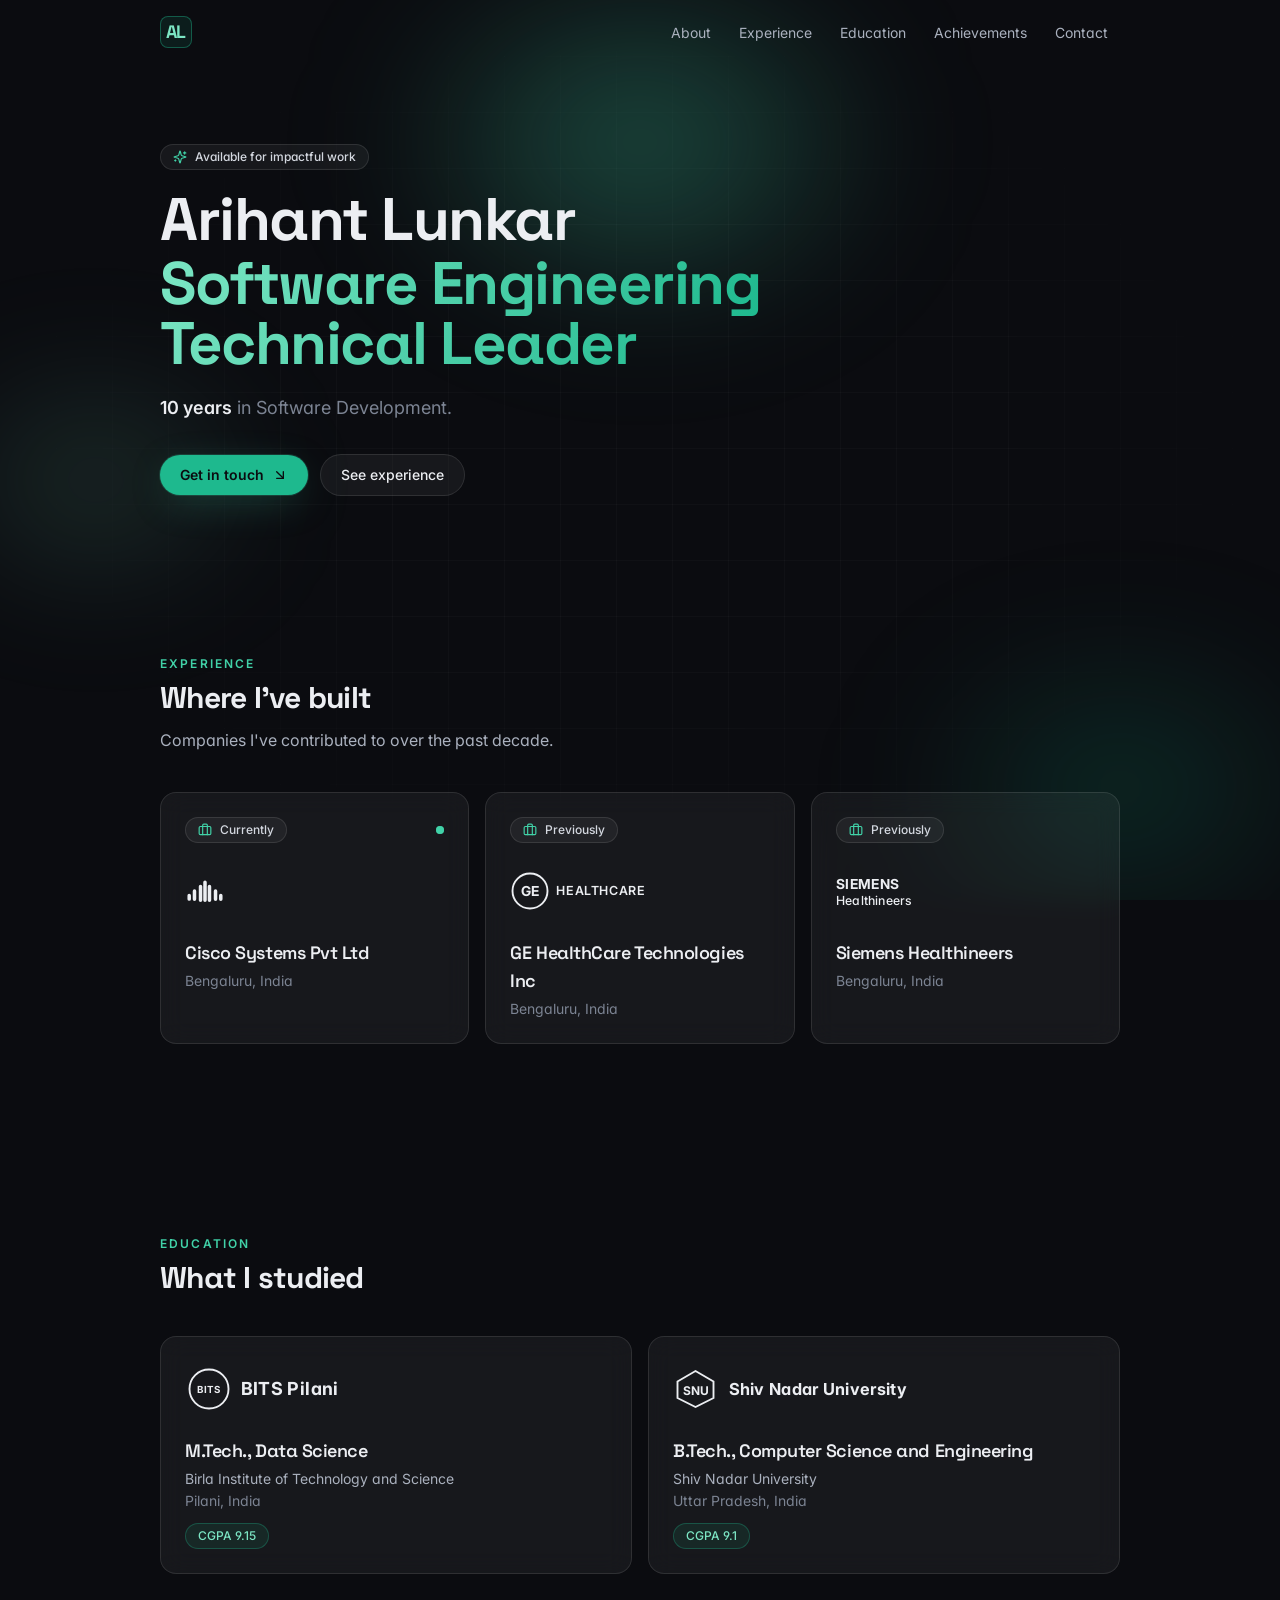
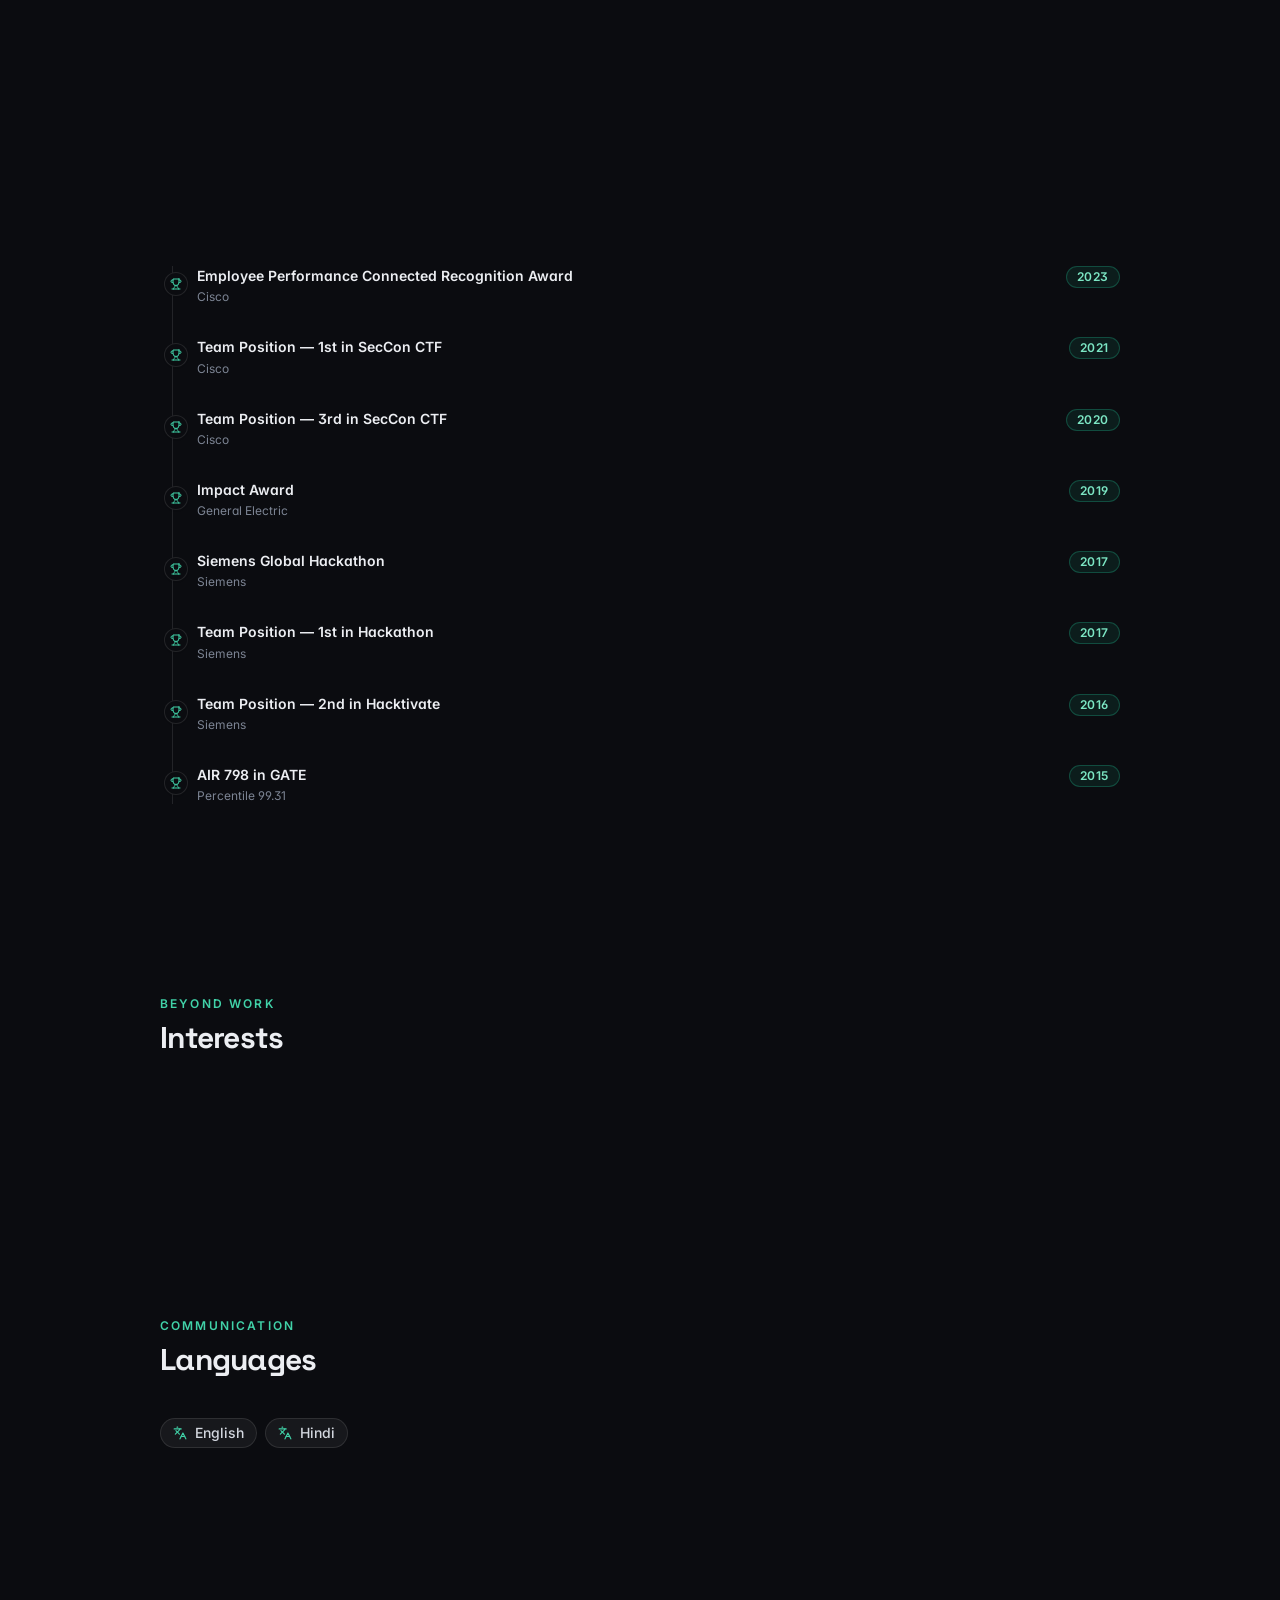
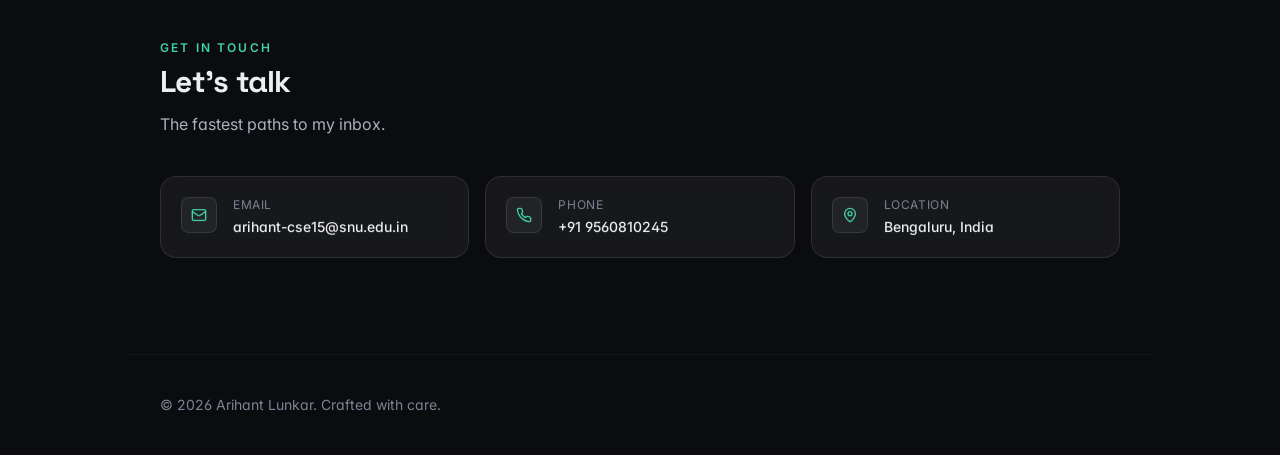
<file: index.html>
<!doctype html>
<html lang="en" class="dark">
  <head>
    <meta charset="UTF-8" />
    <meta name="viewport" content="width=device-width, initial-scale=1" />
    <meta name="theme-color" content="#0b0c10" />
    <meta name="color-scheme" content="dark" />

    <title>Arihant Lunkar — Software Engineering Technical Leader</title>
    <meta
      name="description"
      content="Arihant Lunkar — Software Engineering Technical Leader with 10 years of experience. Cisco Systems · GE HealthCare · Siemens Healthineers. Based in Bengaluru, India."
    />
    <meta
      name="keywords"
      content="Arihant Lunkar, Software Engineering Technical Leader, Cisco, GE HealthCare, Siemens Healthineers, Bengaluru, software engineer, BITS Pilani, Shiv Nadar University"
    />
    <meta name="author" content="Arihant Lunkar" />
    <meta name="robots" content="index, follow, max-image-preview:large" />
    <meta name="googlebot" content="index, follow" />
    <link rel="canonical" href="https://arihantlunkar.github.io/" />

    <link rel="icon" type="image/svg+xml" href="./favicon.svg" />
    <link rel="apple-touch-icon" href="./favicon.svg" />

    <meta property="og:type" content="profile" />
    <meta property="og:site_name" content="Arihant Lunkar" />
    <meta property="og:locale" content="en_US" />
    <meta
      property="og:title"
      content="Arihant Lunkar — Software Engineering Technical Leader"
    />
    <meta
      property="og:description"
      content="Software Engineering Technical Leader with 10 years of experience. Cisco · GE HealthCare · Siemens Healthineers. Bengaluru, India."
    />
    <meta property="og:url" content="https://arihantlunkar.github.io/" />
    <meta property="og:image" content="https://arihantlunkar.github.io/og-image.svg" />
    <meta property="og:image:type" content="image/svg+xml" />
    <meta property="og:image:width" content="1200" />
    <meta property="og:image:height" content="630" />
    <meta property="og:image:alt" content="Arihant Lunkar — Software Engineering Technical Leader" />
    <meta property="profile:first_name" content="Arihant" />
    <meta property="profile:last_name" content="Lunkar" />

    <meta name="twitter:card" content="summary_large_image" />
    <meta
      name="twitter:title"
      content="Arihant Lunkar — Software Engineering Technical Leader"
    />
    <meta
      name="twitter:description"
      content="Software Engineering Technical Leader with 10 years of experience. Bengaluru, India."
    />
    <meta name="twitter:image" content="https://arihantlunkar.github.io/og-image.svg" />

    <link rel="preconnect" href="https://fonts.googleapis.com" />
    <link rel="preconnect" href="https://fonts.gstatic.com" crossorigin />
    <link
      href="https://fonts.googleapis.com/css2?family=Inter:wght@300;400;500;600;700&family=Space+Grotesk:wght@500;600;700&display=swap"
      rel="stylesheet"
    />

    <script type="application/ld+json">
      {
        "@context": "https://schema.org",
        "@type": "Person",
        "name": "Arihant Lunkar",
        "givenName": "Arihant",
        "familyName": "Lunkar",
        "jobTitle": "Software Engineering Technical Leader",
        "url": "https://arihantlunkar.github.io/",
        "image": "https://arihantlunkar.github.io/og-image.svg",
        "email": "mailto:arihant-cse15@snu.edu.in",
        "telephone": "+91-9560810245",
        "address": {
          "@type": "PostalAddress",
          "addressLocality": "Bengaluru",
          "addressRegion": "Karnataka",
          "addressCountry": "IN"
        },
        "worksFor": {
          "@type": "Organization",
          "name": "Cisco Systems Pvt Ltd",
          "address": {
            "@type": "PostalAddress",
            "addressLocality": "Bengaluru",
            "addressCountry": "IN"
          }
        },
        "alumniOf": [
          {
            "@type": "CollegeOrUniversity",
            "name": "Birla Institute of Technology and Science, Pilani"
          },
          {
            "@type": "CollegeOrUniversity",
            "name": "Shiv Nadar University"
          }
        ],
        "knowsLanguage": ["English", "Hindi"]
      }
    </script>
    <script type="module" crossorigin src="./assets/index-CmsNL31n.js"></script>
    <link rel="stylesheet" crossorigin href="./assets/index-B1kNbc7o.css">
  </head>
  <body class="antialiased">
    <div id="root"></div>
  </body>
</html>
</file>
<file: assets/index-B1kNbc7o.css>
*,:before,:after{--tw-border-spacing-x: 0;--tw-border-spacing-y: 0;--tw-translate-x: 0;--tw-translate-y: 0;--tw-rotate: 0;--tw-skew-x: 0;--tw-skew-y: 0;--tw-scale-x: 1;--tw-scale-y: 1;--tw-pan-x: ;--tw-pan-y: ;--tw-pinch-zoom: ;--tw-scroll-snap-strictness: proximity;--tw-gradient-from-position: ;--tw-gradient-via-position: ;--tw-gradient-to-position: ;--tw-ordinal: ;--tw-slashed-zero: ;--tw-numeric-figure: ;--tw-numeric-spacing: ;--tw-numeric-fraction: ;--tw-ring-inset: ;--tw-ring-offset-width: 0px;--tw-ring-offset-color: #fff;--tw-ring-color: rgb(59 130 246 / .5);--tw-ring-offset-shadow: 0 0 #0000;--tw-ring-shadow: 0 0 #0000;--tw-shadow: 0 0 #0000;--tw-shadow-colored: 0 0 #0000;--tw-blur: ;--tw-brightness: ;--tw-contrast: ;--tw-grayscale: ;--tw-hue-rotate: ;--tw-invert: ;--tw-saturate: ;--tw-sepia: ;--tw-drop-shadow: ;--tw-backdrop-blur: ;--tw-backdrop-brightness: ;--tw-backdrop-contrast: ;--tw-backdrop-grayscale: ;--tw-backdrop-hue-rotate: ;--tw-backdrop-invert: ;--tw-backdrop-opacity: ;--tw-backdrop-saturate: ;--tw-backdrop-sepia: ;--tw-contain-size: ;--tw-contain-layout: ;--tw-contain-paint: ;--tw-contain-style: }::backdrop{--tw-border-spacing-x: 0;--tw-border-spacing-y: 0;--tw-translate-x: 0;--tw-translate-y: 0;--tw-rotate: 0;--tw-skew-x: 0;--tw-skew-y: 0;--tw-scale-x: 1;--tw-scale-y: 1;--tw-pan-x: ;--tw-pan-y: ;--tw-pinch-zoom: ;--tw-scroll-snap-strictness: proximity;--tw-gradient-from-position: ;--tw-gradient-via-position: ;--tw-gradient-to-position: ;--tw-ordinal: ;--tw-slashed-zero: ;--tw-numeric-figure: ;--tw-numeric-spacing: ;--tw-numeric-fraction: ;--tw-ring-inset: ;--tw-ring-offset-width: 0px;--tw-ring-offset-color: #fff;--tw-ring-color: rgb(59 130 246 / .5);--tw-ring-offset-shadow: 0 0 #0000;--tw-ring-shadow: 0 0 #0000;--tw-shadow: 0 0 #0000;--tw-shadow-colored: 0 0 #0000;--tw-blur: ;--tw-brightness: ;--tw-contrast: ;--tw-grayscale: ;--tw-hue-rotate: ;--tw-invert: ;--tw-saturate: ;--tw-sepia: ;--tw-drop-shadow: ;--tw-backdrop-blur: ;--tw-backdrop-brightness: ;--tw-backdrop-contrast: ;--tw-backdrop-grayscale: ;--tw-backdrop-hue-rotate: ;--tw-backdrop-invert: ;--tw-backdrop-opacity: ;--tw-backdrop-saturate: ;--tw-backdrop-sepia: ;--tw-contain-size: ;--tw-contain-layout: ;--tw-contain-paint: ;--tw-contain-style: }*,:before,:after{box-sizing:border-box;border-width:0;border-style:solid;border-color:#e5e7eb}:before,:after{--tw-content: ""}html,:host{line-height:1.5;-webkit-text-size-adjust:100%;-moz-tab-size:4;-o-tab-size:4;tab-size:4;font-family:Inter,ui-sans-serif,system-ui,-apple-system,Segoe UI,Roboto,sans-serif;font-feature-settings:normal;font-variation-settings:normal;-webkit-tap-highlight-color:transparent}body{margin:0;line-height:inherit}hr{height:0;color:inherit;border-top-width:1px}abbr:where([title]){-webkit-text-decoration:underline dotted;text-decoration:underline dotted}h1,h2,h3,h4,h5,h6{font-size:inherit;font-weight:inherit}a{color:inherit;text-decoration:inherit}b,strong{font-weight:bolder}code,kbd,samp,pre{font-family:ui-monospace,SFMono-Regular,Menlo,Monaco,Consolas,Liberation Mono,Courier New,monospace;font-feature-settings:normal;font-variation-settings:normal;font-size:1em}small{font-size:80%}sub,sup{font-size:75%;line-height:0;position:relative;vertical-align:baseline}sub{bottom:-.25em}sup{top:-.5em}table{text-indent:0;border-color:inherit;border-collapse:collapse}button,input,optgroup,select,textarea{font-family:inherit;font-feature-settings:inherit;font-variation-settings:inherit;font-size:100%;font-weight:inherit;line-height:inherit;letter-spacing:inherit;color:inherit;margin:0;padding:0}button,select{text-transform:none}button,input:where([type=button]),input:where([type=reset]),input:where([type=submit]){-webkit-appearance:button;background-color:transparent;background-image:none}:-moz-focusring{outline:auto}:-moz-ui-invalid{box-shadow:none}progress{vertical-align:baseline}::-webkit-inner-spin-button,::-webkit-outer-spin-button{height:auto}[type=search]{-webkit-appearance:textfield;outline-offset:-2px}::-webkit-search-decoration{-webkit-appearance:none}::-webkit-file-upload-button{-webkit-appearance:button;font:inherit}summary{display:list-item}blockquote,dl,dd,h1,h2,h3,h4,h5,h6,hr,figure,p,pre{margin:0}fieldset{margin:0;padding:0}legend{padding:0}ol,ul,menu{list-style:none;margin:0;padding:0}dialog{padding:0}textarea{resize:vertical}input::-moz-placeholder,textarea::-moz-placeholder{opacity:1;color:#9ca3af}input::placeholder,textarea::placeholder{opacity:1;color:#9ca3af}button,[role=button]{cursor:pointer}:disabled{cursor:default}img,svg,video,canvas,audio,iframe,embed,object{display:block;vertical-align:middle}img,video{max-width:100%;height:auto}[hidden]:where(:not([hidden=until-found])){display:none}:root{color-scheme:dark}html{scroll-behavior:smooth}body{--tw-bg-opacity: 1;background-color:rgb(11 12 16 / var(--tw-bg-opacity, 1));font-family:Inter,ui-sans-serif,system-ui,-apple-system,Segoe UI,Roboto,sans-serif;--tw-text-opacity: 1;color:rgb(236 238 242 / var(--tw-text-opacity, 1));font-feature-settings:"ss01","cv11"}::-moz-selection{background-color:#1eb98e4d;--tw-text-opacity: 1;color:rgb(214 250 236 / var(--tw-text-opacity, 1))}::selection{background-color:#1eb98e4d;--tw-text-opacity: 1;color:rgb(214 250 236 / var(--tw-text-opacity, 1))}:focus-visible{outline:2px solid transparent;outline-offset:2px;--tw-ring-offset-shadow: var(--tw-ring-inset) 0 0 0 var(--tw-ring-offset-width) var(--tw-ring-offset-color);--tw-ring-shadow: var(--tw-ring-inset) 0 0 0 calc(2px + var(--tw-ring-offset-width)) var(--tw-ring-color);box-shadow:var(--tw-ring-offset-shadow),var(--tw-ring-shadow),var(--tw-shadow, 0 0 #0000);--tw-ring-color: rgb(65 210 168 / .7);--tw-ring-offset-width: 2px;--tw-ring-offset-color: #0b0c10}.container-tight{margin-left:auto;margin-right:auto;width:100%;max-width:64rem;padding-left:1.25rem;padding-right:1.25rem}@media (min-width: 640px){.container-tight{padding-left:2rem;padding-right:2rem}}.glass{border-radius:1rem;border-width:1px;border-color:#ffffff1a;background-color:#ffffff0d;--tw-backdrop-blur: blur(12px);backdrop-filter:var(--tw-backdrop-blur) var(--tw-backdrop-brightness) var(--tw-backdrop-contrast) var(--tw-backdrop-grayscale) var(--tw-backdrop-hue-rotate) var(--tw-backdrop-invert) var(--tw-backdrop-opacity) var(--tw-backdrop-saturate) var(--tw-backdrop-sepia);transition-property:all;transition-timing-function:cubic-bezier(.4,0,.2,1);transition-duration:.3s}.pill{display:inline-flex;align-items:center;gap:.5rem;border-radius:9999px;border-width:1px;border-color:#ffffff1a;background-color:#ffffff0d;padding:.25rem .75rem;font-size:.75rem;line-height:1rem;font-weight:500;--tw-text-opacity: 1;color:rgb(212 216 224 / var(--tw-text-opacity, 1));transition-property:color,background-color,border-color,text-decoration-color,fill,stroke;transition-timing-function:cubic-bezier(.4,0,.2,1);transition-duration:.15s}.heading-eyebrow{font-size:.75rem;line-height:1rem;font-weight:600;text-transform:uppercase;letter-spacing:.18em;--tw-text-opacity: 1;color:rgb(65 210 168 / var(--tw-text-opacity, 1))}.heading-1{font-family:Space Grotesk,Inter,ui-sans-serif,system-ui,sans-serif;font-size:2.25rem;line-height:2.5rem;font-weight:700;letter-spacing:-.025em}@media (min-width: 640px){.heading-1{font-size:3.75rem;line-height:1}}.heading-2{font-family:Space Grotesk,Inter,ui-sans-serif,system-ui,sans-serif;font-size:1.5rem;line-height:2rem;font-weight:700;letter-spacing:-.025em}@media (min-width: 640px){.heading-2{font-size:1.875rem;line-height:2.25rem}}.gradient-text{background:linear-gradient(120deg,#7ce6c4,#1eb98e 40%,#eceef2 75%);-webkit-background-clip:text;background-clip:text;color:transparent;background-size:200% 100%;animation:shimmer 8s linear infinite}.sr-only{position:absolute;width:1px;height:1px;padding:0;margin:-1px;overflow:hidden;clip:rect(0,0,0,0);white-space:nowrap;border-width:0}.pointer-events-none{pointer-events:none}.fixed{position:fixed}.absolute{position:absolute}.relative{position:relative}.sticky{position:sticky}.inset-0{inset:0}.-left-40{left:-10rem}.-left-\[33px\]{left:-33px}.-top-32{top:-8rem}.bottom-0{bottom:0}.left-1\/2{left:50%}.right-0{right:0}.top-0{top:0}.top-1\.5{top:.375rem}.top-1\/3{top:33.333333%}.-z-10{z-index:-10}.z-40{z-index:40}.mb-8{margin-bottom:2rem}.ml-3{margin-left:.75rem}.mt-0\.5{margin-top:.125rem}.mt-1{margin-top:.25rem}.mt-2{margin-top:.5rem}.mt-3{margin-top:.75rem}.mt-5{margin-top:1.25rem}.mt-8{margin-top:2rem}.block{display:block}.flex{display:flex}.inline-flex{display:inline-flex}.grid{display:grid}.hidden{display:none}.h-10{height:2.5rem}.h-12{height:3rem}.h-14{height:3.5rem}.h-16{height:4rem}.h-2{height:.5rem}.h-3{height:.75rem}.h-3\.5{height:.875rem}.h-4{height:1rem}.h-6{height:1.5rem}.h-8{height:2rem}.h-9{height:2.25rem}.h-\[40vh\]{height:40vh}.h-\[50vh\]{height:50vh}.h-\[60vh\]{height:60vh}.h-full{height:100%}.min-h-screen{min-height:100vh}.w-2{width:.5rem}.w-3{width:.75rem}.w-3\.5{width:.875rem}.w-4{width:1rem}.w-6{width:1.5rem}.w-8{width:2rem}.w-9{width:2.25rem}.w-\[40vw\]{width:40vw}.w-\[50vw\]{width:50vw}.w-\[60vw\]{width:60vw}.w-auto{width:auto}.w-full{width:100%}.min-w-0{min-width:0px}.max-w-2xl{max-width:42rem}.max-w-3xl{max-width:48rem}.max-w-\[200px\]{max-width:200px}.max-w-\[280px\]{max-width:280px}.max-w-xl{max-width:36rem}.flex-none{flex:none}.-translate-x-1\/2{--tw-translate-x: -50%;transform:translate(var(--tw-translate-x),var(--tw-translate-y)) rotate(var(--tw-rotate)) skew(var(--tw-skew-x)) skewY(var(--tw-skew-y)) scaleX(var(--tw-scale-x)) scaleY(var(--tw-scale-y))}.translate-x-1\/4{--tw-translate-x: 25%;transform:translate(var(--tw-translate-x),var(--tw-translate-y)) rotate(var(--tw-rotate)) skew(var(--tw-skew-x)) skewY(var(--tw-skew-y)) scaleX(var(--tw-scale-x)) scaleY(var(--tw-scale-y))}.translate-y-1\/4{--tw-translate-y: 25%;transform:translate(var(--tw-translate-x),var(--tw-translate-y)) rotate(var(--tw-rotate)) skew(var(--tw-skew-x)) skewY(var(--tw-skew-y)) scaleX(var(--tw-scale-x)) scaleY(var(--tw-scale-y))}.transform{transform:translate(var(--tw-translate-x),var(--tw-translate-y)) rotate(var(--tw-rotate)) skew(var(--tw-skew-x)) skewY(var(--tw-skew-y)) scaleX(var(--tw-scale-x)) scaleY(var(--tw-scale-y))}@keyframes ping{75%,to{transform:scale(2);opacity:0}}.animate-ping{animation:ping 1s cubic-bezier(0,0,.2,1) infinite}.scroll-mt-24{scroll-margin-top:6rem}.flex-col{flex-direction:column}.flex-wrap{flex-wrap:wrap}.items-start{align-items:flex-start}.items-center{align-items:center}.justify-center{justify-content:center}.justify-between{justify-content:space-between}.gap-1{gap:.25rem}.gap-2{gap:.5rem}.gap-3{gap:.75rem}.gap-4{gap:1rem}.gap-5{gap:1.25rem}.overflow-hidden{overflow:hidden}.truncate{overflow:hidden;text-overflow:ellipsis;white-space:nowrap}.rounded-full{border-radius:9999px}.rounded-lg{border-radius:.5rem}.rounded-md{border-radius:.375rem}.border{border-width:1px}.border-b{border-bottom-width:1px}.border-l{border-left-width:1px}.border-t{border-top-width:1px}.border-accent-500\/30{border-color:#1eb98e4d}.border-accent-500\/40{border-color:#1eb98e66}.border-white\/10{border-color:#ffffff1a}.border-white\/5{border-color:#ffffff0d}.bg-accent-400{--tw-bg-opacity: 1;background-color:rgb(65 210 168 / var(--tw-bg-opacity, 1))}.bg-accent-500{--tw-bg-opacity: 1;background-color:rgb(30 185 142 / var(--tw-bg-opacity, 1))}.bg-accent-500\/10{background-color:#1eb98e1a}.bg-ink-950{--tw-bg-opacity: 1;background-color:rgb(11 12 16 / var(--tw-bg-opacity, 1))}.bg-ink-950\/70{background-color:#0b0c10b3}.bg-transparent{background-color:transparent}.bg-white\/5{background-color:#ffffff0d}.p-5{padding:1.25rem}.p-6{padding:1.5rem}.px-2\.5{padding-left:.625rem;padding-right:.625rem}.px-3{padding-left:.75rem;padding-right:.75rem}.px-5{padding-left:1.25rem;padding-right:1.25rem}.py-0\.5{padding-top:.125rem;padding-bottom:.125rem}.py-1{padding-top:.25rem;padding-bottom:.25rem}.py-1\.5{padding-top:.375rem;padding-bottom:.375rem}.py-10{padding-top:2.5rem;padding-bottom:2.5rem}.py-16{padding-top:4rem;padding-bottom:4rem}.py-2\.5{padding-top:.625rem;padding-bottom:.625rem}.pb-12{padding-bottom:3rem}.pb-8{padding-bottom:2rem}.pl-6{padding-left:1.5rem}.pt-12{padding-top:3rem}.font-display{font-family:Space Grotesk,Inter,ui-sans-serif,system-ui,sans-serif}.text-base{font-size:1rem;line-height:1.5rem}.text-lg{font-size:1.125rem;line-height:1.75rem}.text-sm{font-size:.875rem;line-height:1.25rem}.text-xs{font-size:.75rem;line-height:1rem}.font-bold{font-weight:700}.font-medium{font-weight:500}.font-semibold{font-weight:600}.uppercase{text-transform:uppercase}.not-italic{font-style:normal}.leading-relaxed{line-height:1.625}.leading-snug{line-height:1.375}.tracking-tight{letter-spacing:-.025em}.tracking-wider{letter-spacing:.05em}.text-accent-300{--tw-text-opacity: 1;color:rgb(124 230 196 / var(--tw-text-opacity, 1))}.text-accent-400{--tw-text-opacity: 1;color:rgb(65 210 168 / var(--tw-text-opacity, 1))}.text-ink-100{--tw-text-opacity: 1;color:rgb(236 238 242 / var(--tw-text-opacity, 1))}.text-ink-300{--tw-text-opacity: 1;color:rgb(170 177 190 / var(--tw-text-opacity, 1))}.text-ink-400{--tw-text-opacity: 1;color:rgb(124 132 147 / var(--tw-text-opacity, 1))}.text-ink-950{--tw-text-opacity: 1;color:rgb(11 12 16 / var(--tw-text-opacity, 1))}.antialiased{-webkit-font-smoothing:antialiased;-moz-osx-font-smoothing:grayscale}.opacity-60{opacity:.6}.shadow-glow{--tw-shadow: 0 0 0 1px rgba(65,210,168,.18), 0 10px 40px -10px rgba(65,210,168,.35);--tw-shadow-colored: 0 0 0 1px var(--tw-shadow-color), 0 10px 40px -10px var(--tw-shadow-color);box-shadow:var(--tw-ring-offset-shadow, 0 0 #0000),var(--tw-ring-shadow, 0 0 #0000),var(--tw-shadow)}.shadow-sm{--tw-shadow: 0 1px 2px 0 rgb(0 0 0 / .05);--tw-shadow-colored: 0 1px 2px 0 var(--tw-shadow-color);box-shadow:var(--tw-ring-offset-shadow, 0 0 #0000),var(--tw-ring-shadow, 0 0 #0000),var(--tw-shadow)}.blur-3xl{--tw-blur: blur(64px);filter:var(--tw-blur) var(--tw-brightness) var(--tw-contrast) var(--tw-grayscale) var(--tw-hue-rotate) var(--tw-invert) var(--tw-saturate) var(--tw-sepia) var(--tw-drop-shadow)}.backdrop-blur-xl{--tw-backdrop-blur: blur(24px);backdrop-filter:var(--tw-backdrop-blur) var(--tw-backdrop-brightness) var(--tw-backdrop-contrast) var(--tw-backdrop-grayscale) var(--tw-backdrop-hue-rotate) var(--tw-backdrop-invert) var(--tw-backdrop-opacity) var(--tw-backdrop-saturate) var(--tw-backdrop-sepia)}.transition{transition-property:color,background-color,border-color,text-decoration-color,fill,stroke,opacity,box-shadow,transform,filter,backdrop-filter;transition-timing-function:cubic-bezier(.4,0,.2,1);transition-duration:.15s}.transition-all{transition-property:all;transition-timing-function:cubic-bezier(.4,0,.2,1);transition-duration:.15s}.transition-colors{transition-property:color,background-color,border-color,text-decoration-color,fill,stroke;transition-timing-function:cubic-bezier(.4,0,.2,1);transition-duration:.15s}.transition-transform{transition-property:transform;transition-timing-function:cubic-bezier(.4,0,.2,1);transition-duration:.15s}.grid-bg{background-image:linear-gradient(to right,rgba(255,255,255,.04) 1px,transparent 1px),linear-gradient(to bottom,rgba(255,255,255,.04) 1px,transparent 1px);background-size:56px 56px}.mask-radial{mask-image:radial-gradient(ellipse at center,black 40%,transparent 75%);-webkit-mask-image:radial-gradient(ellipse at center,black 40%,transparent 75%)}@media (prefers-reduced-motion: reduce){*,*:before,*:after{animation-duration:.001ms!important;animation-iteration-count:1!important;transition-duration:.001ms!important;scroll-behavior:auto!important}}.last\:pb-0:last-child{padding-bottom:0}.hover\:-translate-y-0\.5:hover{--tw-translate-y: -.125rem;transform:translate(var(--tw-translate-x),var(--tw-translate-y)) rotate(var(--tw-rotate)) skew(var(--tw-skew-x)) skewY(var(--tw-skew-y)) scaleX(var(--tw-scale-x)) scaleY(var(--tw-scale-y))}.hover\:-translate-y-1:hover{--tw-translate-y: -.25rem;transform:translate(var(--tw-translate-x),var(--tw-translate-y)) rotate(var(--tw-rotate)) skew(var(--tw-skew-x)) skewY(var(--tw-skew-y)) scaleX(var(--tw-scale-x)) scaleY(var(--tw-scale-y))}.hover\:border-accent-500\/40:hover{border-color:#1eb98e66}.hover\:bg-white\/10:hover{background-color:#ffffff1a}.hover\:bg-white\/5:hover{background-color:#ffffff0d}.hover\:text-accent-300:hover{--tw-text-opacity: 1;color:rgb(124 230 196 / var(--tw-text-opacity, 1))}.hover\:text-ink-50:hover{--tw-text-opacity: 1;color:rgb(246 247 249 / var(--tw-text-opacity, 1))}.hover\:shadow-glow:hover{--tw-shadow: 0 0 0 1px rgba(65,210,168,.18), 0 10px 40px -10px rgba(65,210,168,.35);--tw-shadow-colored: 0 0 0 1px var(--tw-shadow-color), 0 10px 40px -10px var(--tw-shadow-color);box-shadow:var(--tw-ring-offset-shadow, 0 0 #0000),var(--tw-ring-shadow, 0 0 #0000),var(--tw-shadow)}.focus\:not-sr-only:focus{position:static;width:auto;height:auto;padding:0;margin:0;overflow:visible;clip:auto;white-space:normal}.focus\:fixed:focus{position:fixed}.focus\:left-4:focus{left:1rem}.focus\:top-4:focus{top:1rem}.focus\:z-50:focus{z-index:50}.focus\:rounded-lg:focus{border-radius:.5rem}.focus\:bg-accent-500:focus{--tw-bg-opacity: 1;background-color:rgb(30 185 142 / var(--tw-bg-opacity, 1))}.focus\:px-4:focus{padding-left:1rem;padding-right:1rem}.focus\:py-2:focus{padding-top:.5rem;padding-bottom:.5rem}.focus\:text-sm:focus{font-size:.875rem;line-height:1.25rem}.focus\:font-semibold:focus{font-weight:600}.focus\:text-ink-950:focus{--tw-text-opacity: 1;color:rgb(11 12 16 / var(--tw-text-opacity, 1))}.group:hover .group-hover\:translate-x-0\.5{--tw-translate-x: .125rem;transform:translate(var(--tw-translate-x),var(--tw-translate-y)) rotate(var(--tw-rotate)) skew(var(--tw-skew-x)) skewY(var(--tw-skew-y)) scaleX(var(--tw-scale-x)) scaleY(var(--tw-scale-y))}.group:hover .group-hover\:translate-y-0\.5{--tw-translate-y: .125rem;transform:translate(var(--tw-translate-x),var(--tw-translate-y)) rotate(var(--tw-rotate)) skew(var(--tw-skew-x)) skewY(var(--tw-skew-y)) scaleX(var(--tw-scale-x)) scaleY(var(--tw-scale-y))}.group:hover .group-hover\:-rotate-3{--tw-rotate: -3deg;transform:translate(var(--tw-translate-x),var(--tw-translate-y)) rotate(var(--tw-rotate)) skew(var(--tw-skew-x)) skewY(var(--tw-skew-y)) scaleX(var(--tw-scale-x)) scaleY(var(--tw-scale-y))}.group:hover .group-hover\:text-accent-300{--tw-text-opacity: 1;color:rgb(124 230 196 / var(--tw-text-opacity, 1))}@media (min-width: 640px){.sm\:mb-10{margin-bottom:2.5rem}.sm\:flex{display:flex}.sm\:grid-cols-2{grid-template-columns:repeat(2,minmax(0,1fr))}.sm\:grid-cols-3{grid-template-columns:repeat(3,minmax(0,1fr))}.sm\:flex-row{flex-direction:row}.sm\:items-center{align-items:center}.sm\:items-baseline{align-items:baseline}.sm\:justify-between{justify-content:space-between}.sm\:gap-2{gap:.5rem}.sm\:gap-6{gap:1.5rem}.sm\:py-24{padding-top:6rem;padding-bottom:6rem}.sm\:pb-16{padding-bottom:4rem}.sm\:pt-20{padding-top:5rem}.sm\:text-lg{font-size:1.125rem;line-height:1.75rem}}@media (min-width: 1024px){.lg\:grid-cols-3{grid-template-columns:repeat(3,minmax(0,1fr))}}
</file>
